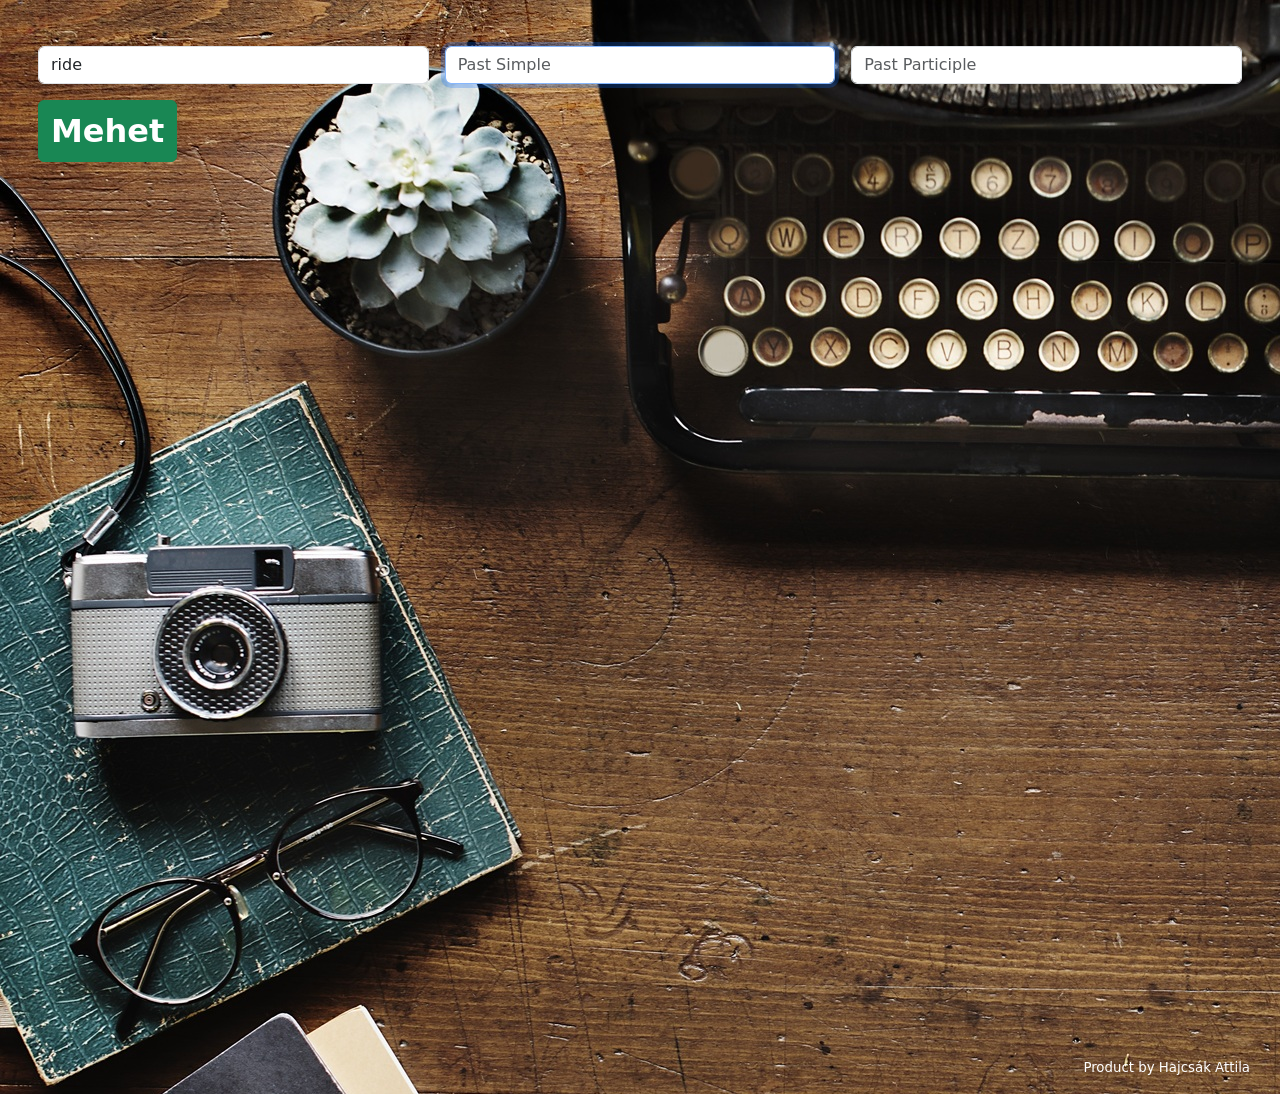
<file: index.html>
<!DOCTYPE html>
<html lang="en">

<meta charset="UTF-8">
<meta http-equiv="X-UA-Compatible" content="IE=edge">
<meta name="viewport" content="width=device-width, initial-scale=1.0">
<title>Document</title>
<link href="https://cdn.jsdelivr.net/npm/bootstrap@5.0.2/dist/css/bootstrap.min.css" rel="stylesheet"
    integrity="sha384-EVSTQN3/azprG1Anm3QDgpJLIm9Nao0Yz1ztcQTwFspd3yD65VohhpuuCOmLASjC" crossorigin="anonymous">
<link rel="stylesheet" type="text/css" href="css/style.css">
</head>

<body style="background: url('css/engl.jpg');">



    <div class="row g-3" id="main">

        <div class="col-sm-4 col-xs-12 col-md-4">
            <input id="input1" type="text" class="form-control" placeholder="" aria-label="Infinitive">
        </div>
        <div class="col-sm-4" col-xs-12 col-md-6>
            <input id="input2" type="text" class="form-control" placeholder="Past Simple" aria-label="Past Simple"
                onkeyup="return forceLower(this);">
        </div>
        <div class="col-sm-4 col-xs-12 col-md-4">
            <input id="input3" type="text" class="form-control" placeholder="Past Participle"
                aria-label="Past Participle" onfocus="ClickFunction(this)" onkeyup="return forceLower(this);">
        </div>
        <div id="button">
            <button id="btn" onclick="btnClick()" class="btn btn-success">Mehet</button>
        </div>
    </div>
    <div id="owner">
        <p style="color: white; font-size: smaller; margin-top: 65%; text-align: right;">Product by Hajcsák Attila</p>
    </div>




    <script src="https://code.jquery.com/jquery-3.3.1.slim.min.js"
        integrity="sha384-q8i/X+965DzO0rT7abK41JStQIAqVgRVzpbzo5smXKp4YfRvH+8abtTE1Pi6jizo"
        crossorigin="anonymous"></script>
    <script src="https://cdn.jsdelivr.net/npm/popper.js@1.14.7/dist/umd/popper.min.js"
        integrity="sha384-UO2eT0CpHqdSJQ6hJty5KVphtPhzWj9WO1clHTMGa3JDZwrnQq4sF86dIHNDz0W1"
        crossorigin="anonymous"></script>
    <script src="https://cdn.jsdelivr.net/npm/bootstrap@4.3.1/dist/js/bootstrap.min.js"
        integrity="sha384-JjSmVgyd0p3pXB1rRibZUAYoIIy6OrQ6VrjIEaFf/nJGzIxFDsf4x0xIM+B07jRM"
        crossorigin="anonymous"></script>
    <script src="main.js"></script>
    <script src="data.js"></script>
</body>

</html>
</file>
<file: css/style.css>
#main {
     margin: 30px;

 }



 .btn {
     font-weight: 800;
     font-size: 2rem;
 }

 #owner{
    text-align: right;
    margin-top: 70%;
    margin-right: 30px;
 }
</file>
